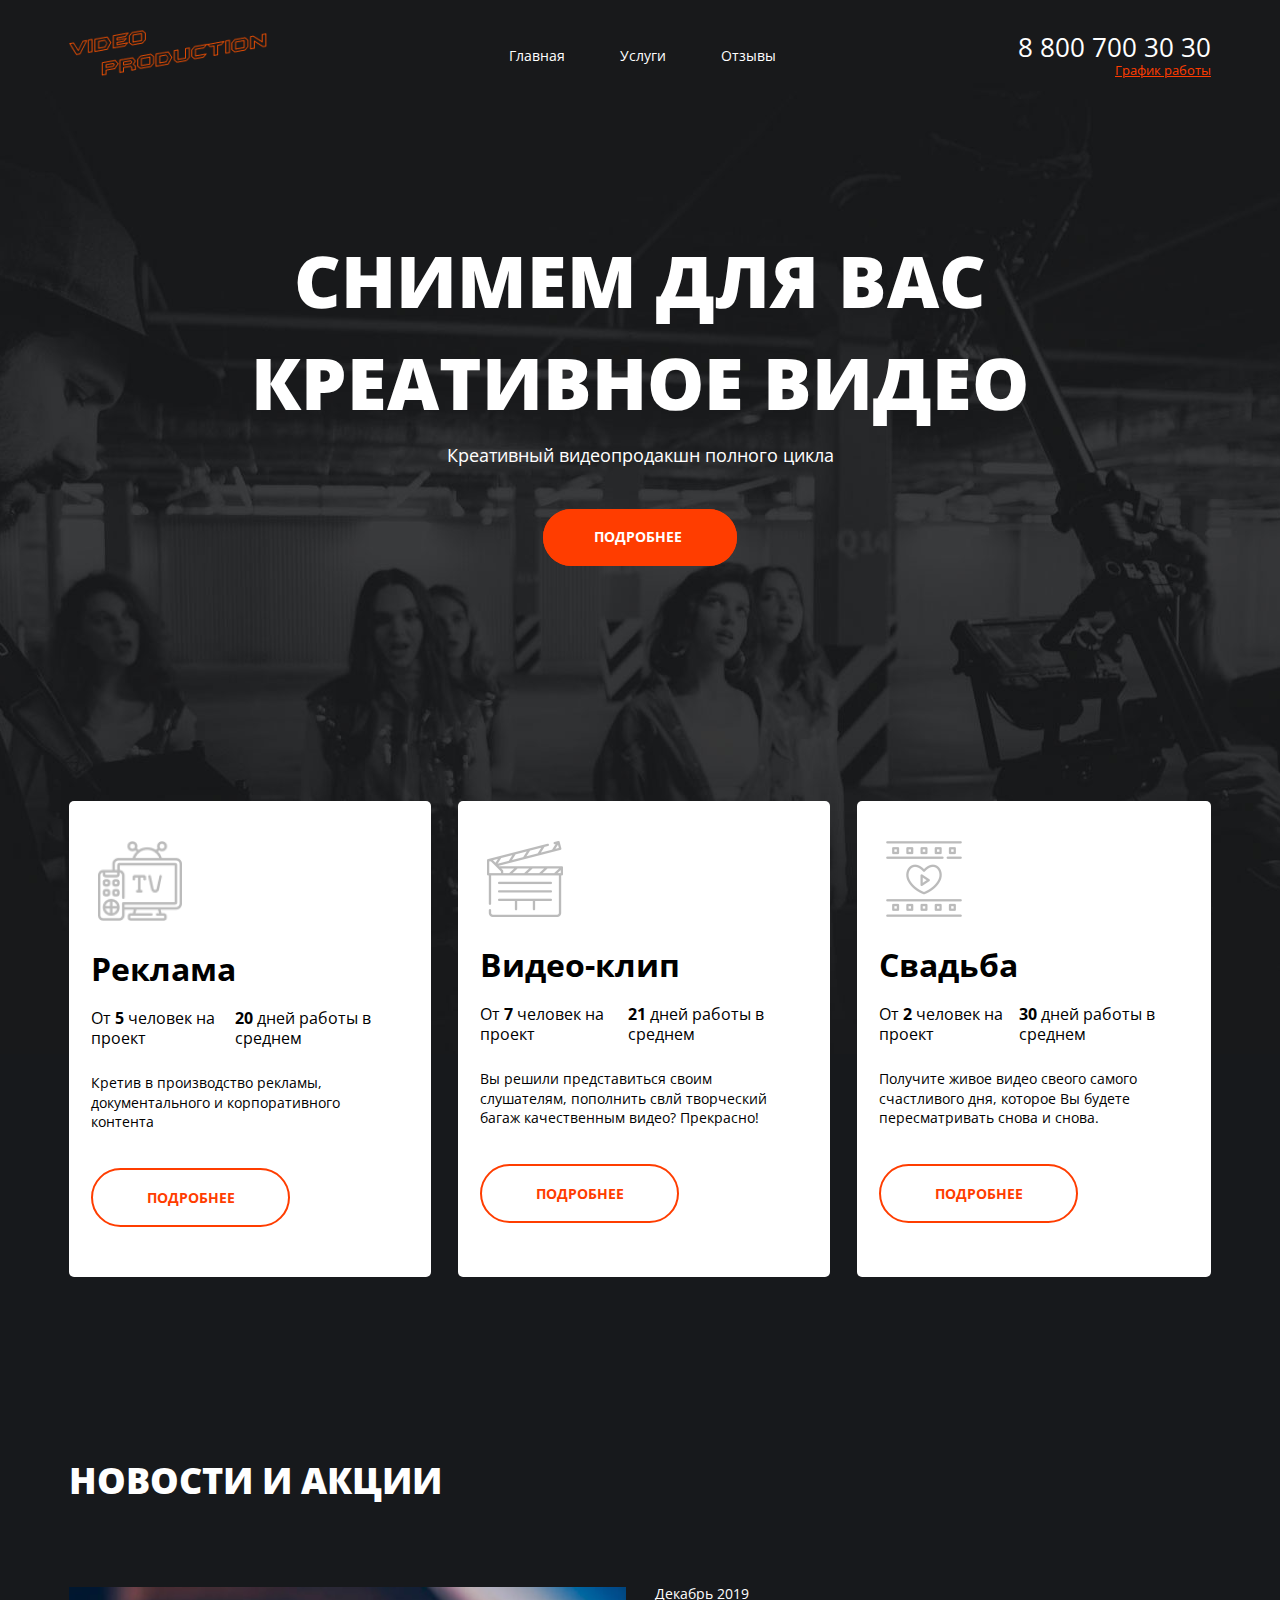
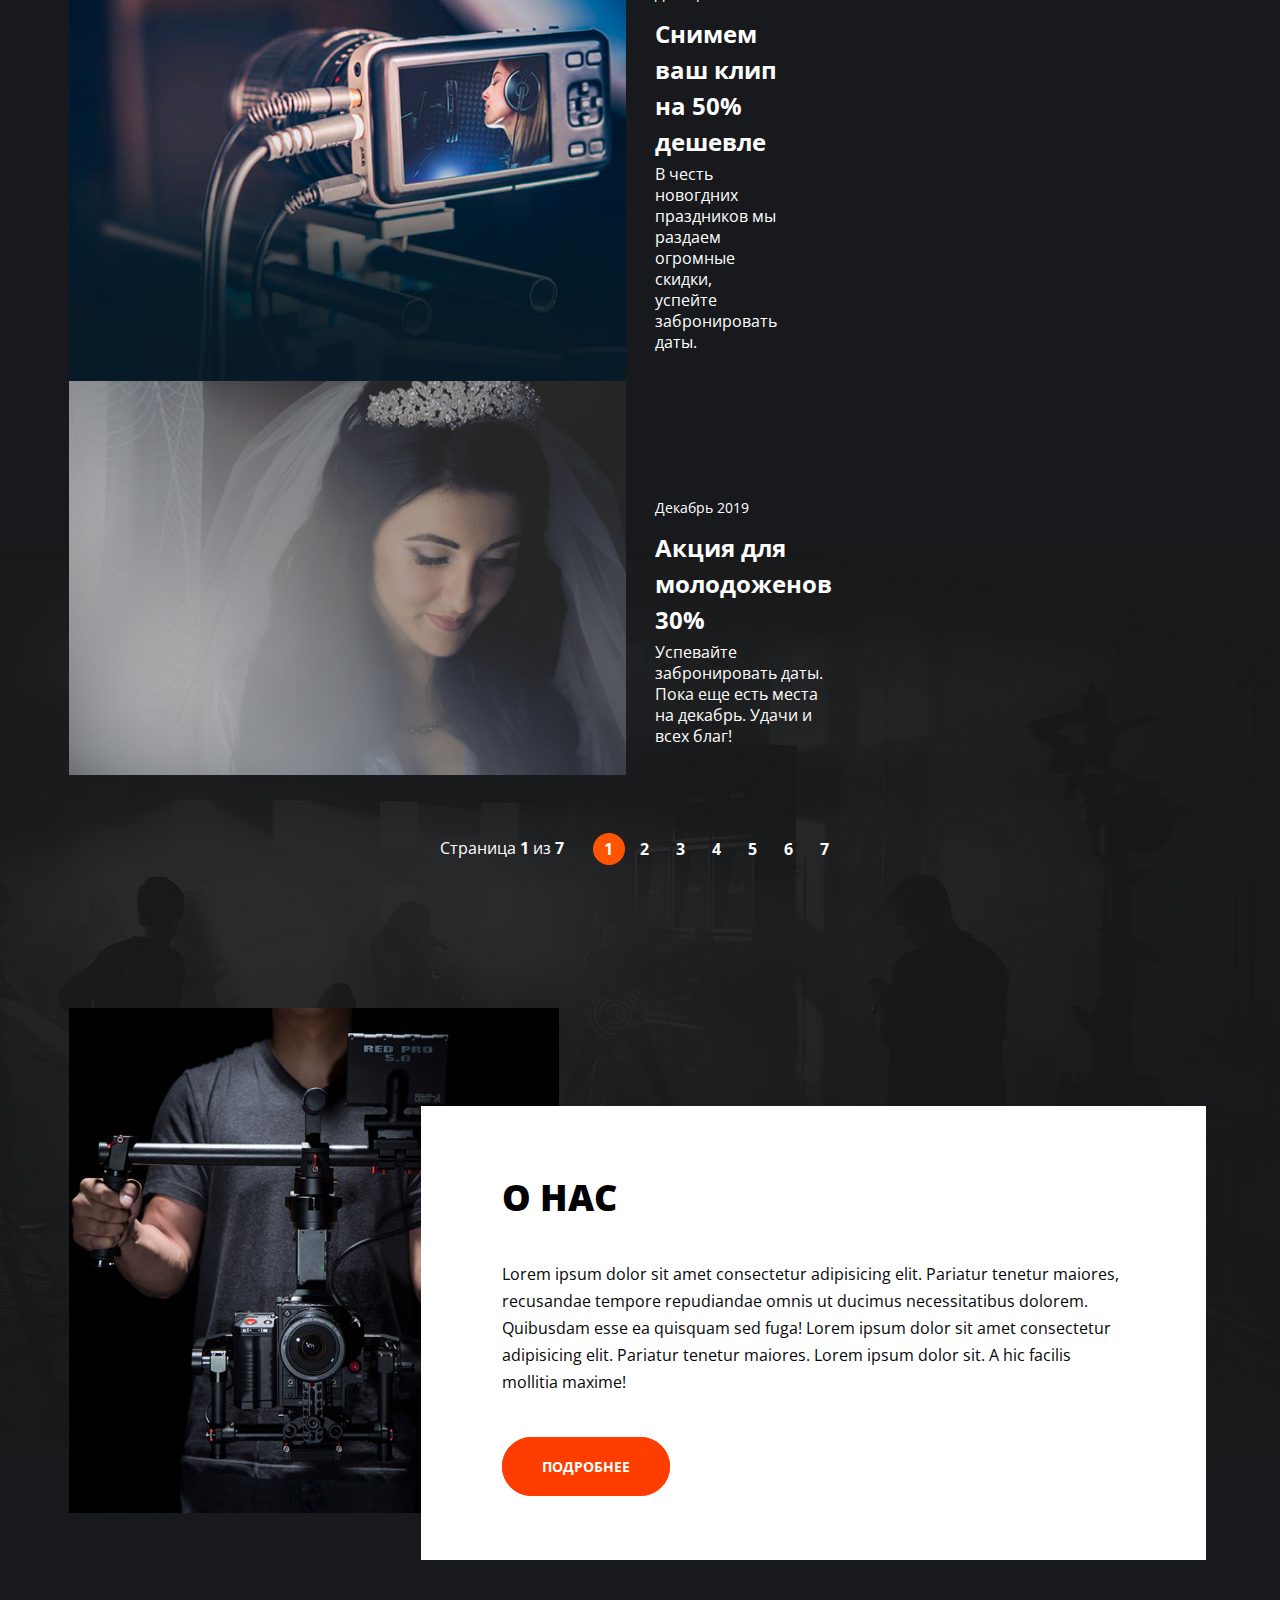
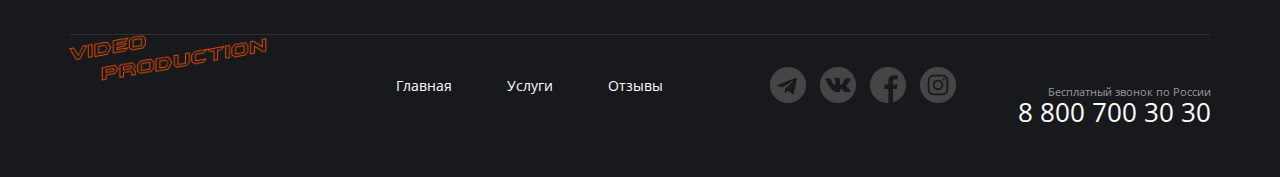
<file: index.html>
<!DOCTYPE html>
<html lang="en">

<head>
  <meta charset="UTF-8">
  <meta http-equiv="X-UA-Compatible" content="IE=edge">
  <meta name="viewport" content="width=device-width, initial-scale=1.0">
  <link rel="stylesheet" href="./normalize.css" class="rel">
  <link rel="stylesheet" href="./main.css">
  <title>The second task</title>
</head>

<body>

  <div class="wrapper main-page-wrapper">
    <section class="hero">
      <div class="container">
        <header class="header">

          <div class="header__col header__col--align--left">
            <a href="/" class="logo">
              <img src="./img/logo.png" alt="Logo" class="logo__img">
            </a>
          </div>

          <div class="header__col">
            <nav class="menu">
              <ul class="menu__list">
                <li class="menu__item menu__item--active"><a href="./" class="menu__link">Главная</a></li>
                <li class="menu__item"><a href="#" class="menu__link">Услуги</a></li>
                <li class="menu__item"><a href="#" class="menu__link">Отзывы</a></li>
              </ul>
            </nav>
          </div>

          <div class="header__col header__col--align--right">
            <address class="contacts">
              <a href="tel:+78007003030" class="contacts__phone">8 800 700 30 30</a>
              <div class="contacts__dropdown-title">График работы</div>
            </address>
          </div>
        </header>

        <div class="hero__content">
          <div class="hero__text-section">
            <h1 class="hero__title">СНИМЕМ ДЛЯ ВАС КРЕАТИВНОЕ ВИДЕО</h1>
            <h4 class="hero__description">Креативный видеопродакшн полного цикла</h4>
            <a href="#" class="btn-orange">Подробнее</a>
          </div>
        </div>
      </div>
    </section>

    <section class="section margin-service">
      <div class="container">
        <ul class="services__list">
          <li class="services__card service">
            <img src="./img/tv.png" alt="Pic" class="service__header-img">
            <div class="service__content">
              <div class="service__content-title">Реклама</div>
              <div class="content__blok">
                <div class="content__blok-option">
                  От <span>5</span> человек
                  на проект
                </div>
                <div class="content__blok-option">
                  <span>20</span> дней работы в среднем
                </div>
              </div>
              <div class="service__content-description">
                Кретив в производство рекламы,
                документального и корпоративного
                контента
              </div>
              <div class="service__button">
                <a href="#" class="btn">Подробнее</a>
              </div>
            </div>
          </li>
          <li class="service__card service">
            <img src="./img/clapper.png" alt="Pic" class="service__header-img">
            <div class="service__content">
              <div class="service__content-title">Видео-клип</div>
              <div class="content__blok">
                <div class="content__blok-option">
                  От <span>7</span> человек
                  на проект
                </div>
                <div class="content__blok-option">
                  <span>21</span> дней работы в среднем
                </div>
              </div>
              <div class="service__content-description">
                Вы решили представиться своим
                слушателям, пополнить свлй творческий
                багаж качественным видео? Прекрасно!
              </div>
              <div class="service__button">
                <a href="#" class="btn">Подробнее</a>
              </div>
            </div>
          </li>
          <li class="service__card service">
            <img src="./img/film.png" alt="Pic" class="service__header-img">
            <div class="service__content">
              <div class="service__content-title">Свадьба</div>
              <div class="content__blok">
                <div class="content__blok-option">
                  От <span>2</span> человек
                  на проект
                </div>
                <div class="content__blok-option">
                  <span>30</span> дней работы в среднем
                </div>
              </div>
              <div class="service__content-description">
                Получите живое видео свеого самого
                счастливого дня, которое Вы будете
                пересматривать снова и снова.
              </div>
              <div class="service__button">
                <a href="#" class="btn">Подробнее</a>
              </div>
            </div>
          </li>
        </ul>
      </div>

    </section>

    <section class="section">
      <div class="container">
        <h2 class="section__title">НОВОСТИ И АКЦИИ</h2>
        <ul class="news">
          <li class="news__item">
            <img src="./img/camera.png" alt="Pic" class="news__image">
            <div class="news__content">
              <div class="news__date">Декабрь 2019</div>
              <div class="news__subtitle">Снимем ваш клип на 50% дешевле</div>
              <div class="news__text">
                В честь новогдних праздников мы раздаем огромные скидки,
                успейте забронировать даты.
              </div>
            </div>
          </li>
          <li class="news__item">
            <img src="./img/wedding.png" alt="Pic" class="news__image">
            <div class="news__content">
              <div class="news__date">Декабрь 2019</div>
              <div class="news__subtitle">Акция для молодоженов 30%</div>
              <div class="news__text">
                Успевайте забронировать даты. Пока еще есть места на
                декабрь. Удачи и всех благ!
              </div>
            </div>
          </li>
        </ul>

        <div class="pager">
          <div class="pager__display">
            Страница <span class="pager__display-current">1</span> из
            <span class="pager__display-all">7</span>
          </div>
          <ul class="pager__list">
            <li class="pager__item pager__item--active">
              <a href="#" class="pager__link">1</a>
            </li>
            <li class="pager__item">
              <a href="#" class="pager__link">2</a>
            </li>
            <li class="pager__item">
              <a href="#" class="pager__link">3</a>
            </li>
            <li class="pager__item">
              <a href="#" class="pager__link">4</a>
            </li>
            <li class="pager__item">
              <a href="#" class="pager__link">5</a>
            </li>
            <li class="pager__item">
              <a href="#" class="pager__link">6</a>
            </li>
            <li class="pager__item">
              <a href="#" class="pager__link">7</a>
            </li>
          </ul>
        </div>
      </div>
    </section>

    <section class="section section-about">
      <div class="container">
        <div class="about">
          <div class="about__desc">
            <h2 class="about__title">О НАС</h2>
            <div class="about__desc-text">
              <p>
                Lorem ipsum dolor sit amet consectetur adipisicing elit. Pariatur tenetur maiores,
                recusandae tempore repudiandae omnis ut ducimus necessitatibus dolorem. Quibusdam esse ea quisquam sed
                fuga! Lorem ipsum dolor sit amet consectetur adipisicing elit. Pariatur tenetur maiores.
                Lorem ipsum dolor sit.
                A hic facilis mollitia maxime!
              </p>
            </div>
            <div class="services__button">
              <a href="#" class="btn-orange--small">Подробнее</a>
            </div>
          </div>
        </div>
      </div>
    </section>

<footer class="footer-container">
  <div class="container footer-container__content">
    <div class="footer">

      <a href="/" class="logo">
        <img src="./img/logo.png" alt="Logo" class="logo__img">
      </a>

      <nav class="menu-footer">
        <ul class="menu__list">
          <li class="menu__item menu__item--active"><a href="./" class="menu__link">Главная</a></li>
          <li class="menu__item"><a href="#" class="menu__link">Услуги</a></li>
          <li class="menu__item"><a href="#" class="menu__link">Отзывы</a></li>
        </ul>
      </nav>

      <div class="socials">
        <ul class="socials__list">
          <li class="socials__item socials__item--icon--telegram">
            <a href="#" class="socials__link"></a>
          </li>
          <li class="socials__item socials__item--icon--vk">
            <a href="#" class="socials__link"></a>
          </li>
          <li class="socials__item socials__item--icon--facebook">
            <a href="#" class="socials__link"></a>
          </li>
          <li class="socials__item socials__item--icon--instagram">
            <a href="#" class="socials__link"></a>
          </li>
        </ul>
      </div>

      <address class="contacts">
        <div class="contacts__des">Бесплатный звонок по России</div>
        <a href="tel:+78007003030" class="contacts__phone">8 800 700 30 30</a>
      </address>

    </div>
  </div>
</footer>

  </div>
</body>

</html>
</file>
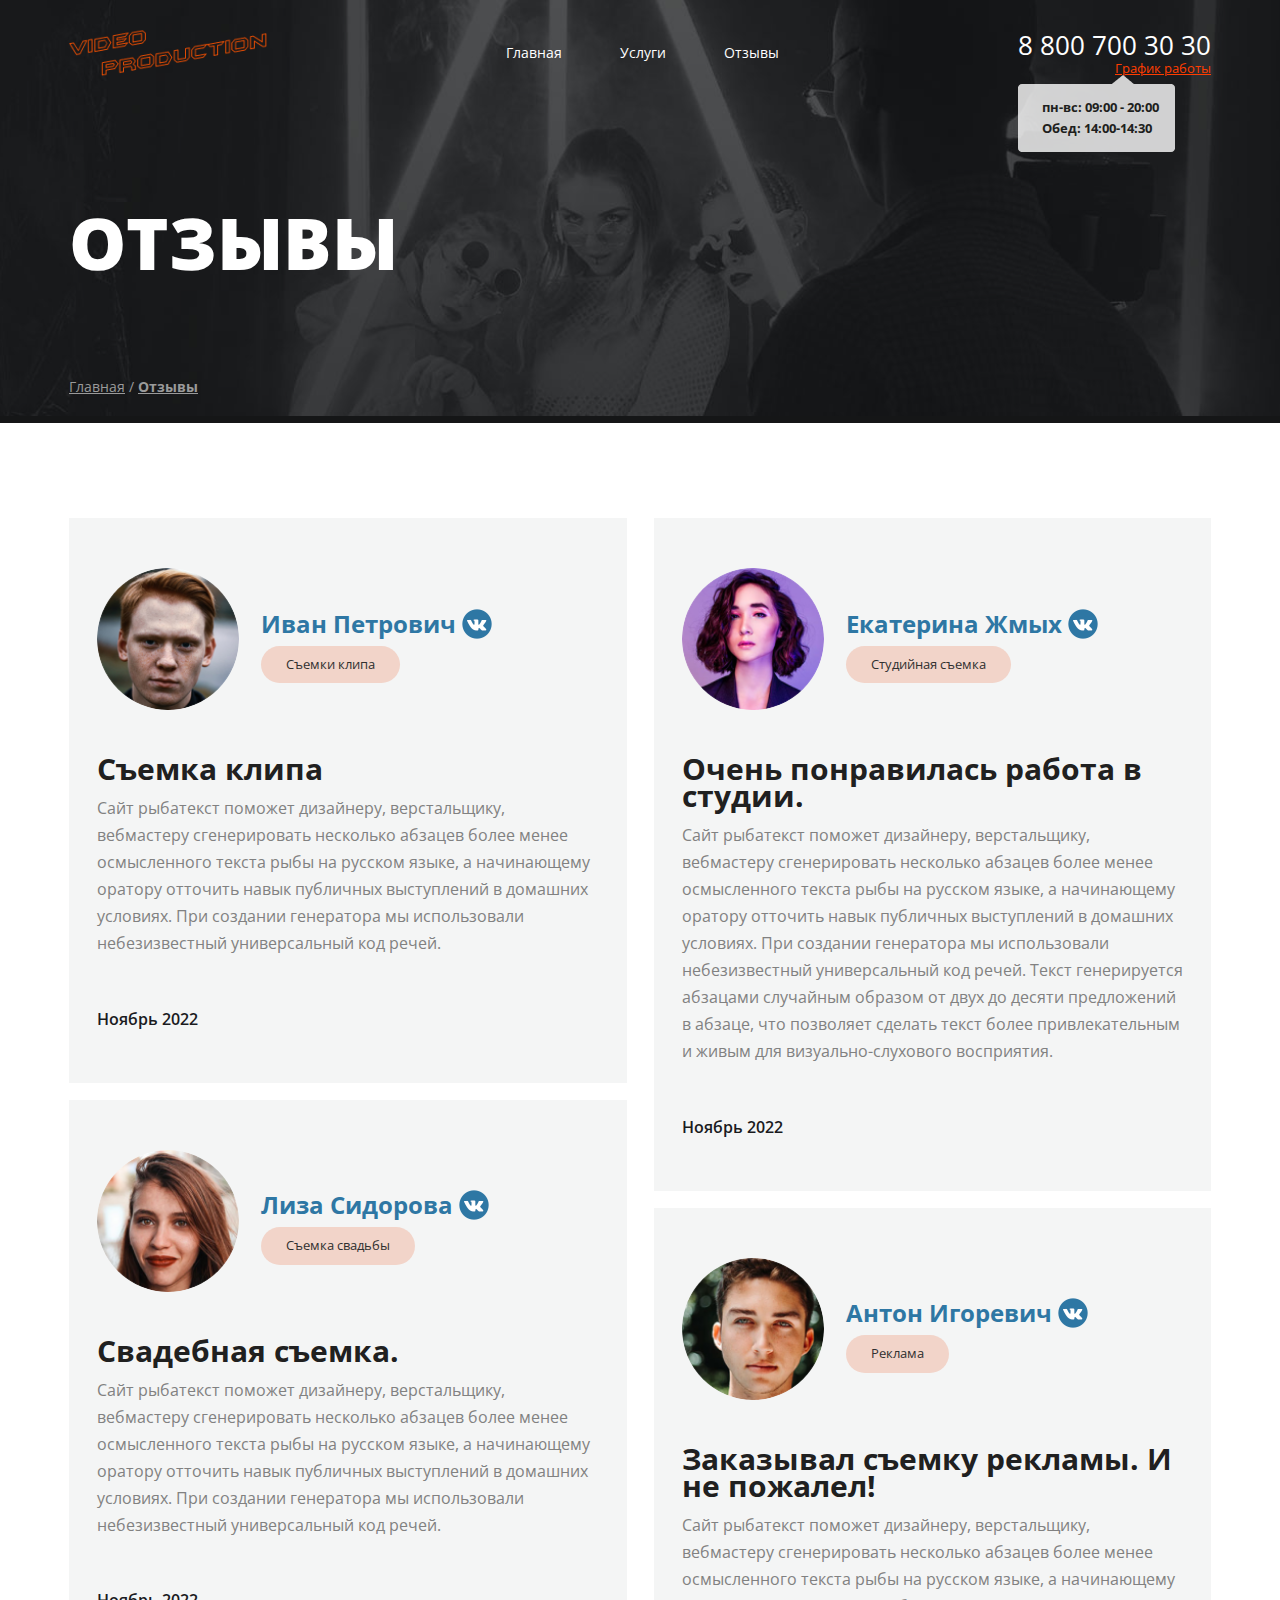
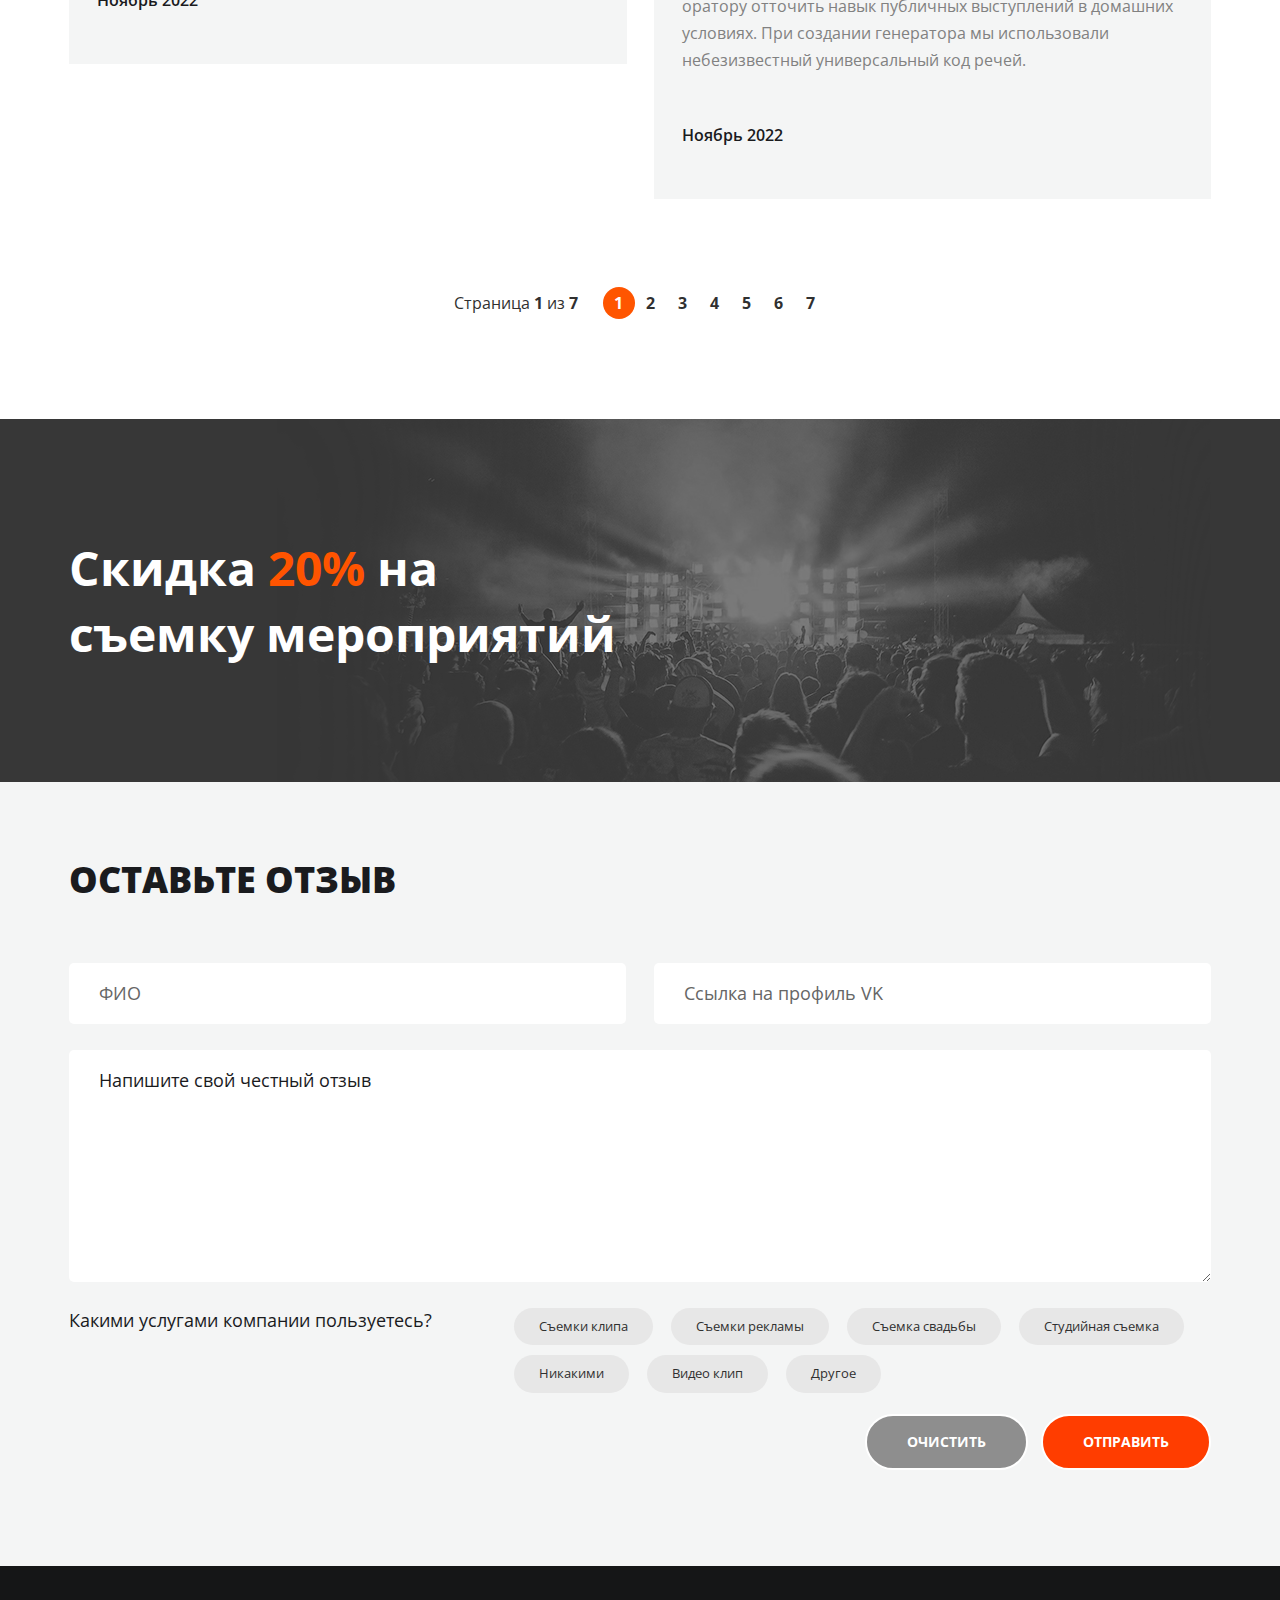
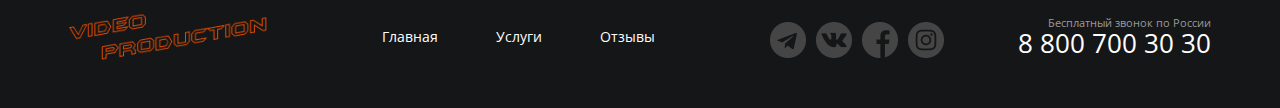
<file: reviews.html>
<!DOCTYPE html>
<html lang="en">

<head>
  <meta charset="UTF-8">
  <meta http-equiv="X-UA-Compatible" content="IE=edge">
  <meta name="viewport" content="width=device-width, initial-scale=1.0">
  <link rel="stylesheet" href="./normalize.css" class="rel">
  <link rel="stylesheet" href="./reviews.css">
  <title>Отзывы</title>
</head>

<body>
  <div class="wrapper">
    <section class="top-line">
      <div class="container top-line__container">
        <header class="header">

          <div class="header__col header__col--align--left">
            <a href="/" class="logo">
              <img src="./img/logo.png" alt="Logo" class="logo__img">
            </a>
          </div>

          <div class="header__col">
            <nav class="menu">
              <ul class="menu__list">
                <li class="menu__item menu__item--active"><a href="./" class="menu__link">Главная</a></li>
                <li class="menu__item"><a href="#" class="menu__link">Услуги</a></li>
                <li class="menu__item"><a href="#" class="menu__link">Отзывы</a></li>
              </ul>
            </nav>
          </div>

          <div class="header__col header__col--align--right">
            <address class="contacts">
              <a href="tel:+78007003030" class="contacts__phone">8 800 700 30 30</a>
              <div class="dropdown">
                <div class="dropdown-title">График работы</div>
                <div class="dropdown__menu">
                  <ul class="dropdown__list">
                    <li class="dropdown__item">пн-вс: 09:00 - 20:00</li>
                    <li class="dropdown__item dropdown__item--hours">Обед: 14:00-14:30</li>
                  </ul>
                </div>
              </div>
            </address>
          </div>
        </header>

        <h1 class="page-title">ОТЗЫВЫ</h1>

        <nav class="breadcrumbs">
          <ul class="breadcrumbs__list">
            <li class="breadcrumbs__item">
              <a href="./" class="breadcrumbs__link">Главная</a>
            </li>
            <li class="breadcrumbs__item breadcrumbs__item--active">
              <a href="./services.html" class="breadcrumbs__link">Отзывы</a>
            </li>
          </ul>
        </nav>
      </div>
    </section>

    <main class="page-content">
      <div class="container">
        <ul class="reviews">
          <li class="reviews__item review">
            <div class="review__header">
              <div class="review__photo">
                <div class="avatar">
                  <img src="./img/avatar/Эллипс.png" alt="UserAvatar" class="avatar__img">
                </div>
              </div>
              <div class="review__userdata">
                <a href="#" class="review__user">Иван Петрович</a>
                <ul class="review__tags">
                  <li class="review__tag-item tag tag--bg--color">Съемки клипа</li>
                </ul>
              </div>
            </div>
            <div class="review__content">
              <h3 class="review__title">Съемка клипа</h3>
              <div class="review__content-text">
                <p>Сайт рыбатекст поможет дизайнеру, верстальщику, вебмастеру сгенерировать несколько абзацев более
                  менее осмысленного текста рыбы на русском языке, а начинающему оратору отточить навык публичных
                  выступлений в домашних условиях. При создании генератора мы использовали небезизвестный универсальный
                  код речей.
                </p>
              </div>
              <time class="review__date">Ноябрь 2022</time>
            </div>
          </li>
          <li class="reviews__item review">
            <div class="review__header">
              <div class="review__photo">
                <div class="avatar">
                  <img src="./img/avatar/Эллипс(2).png" alt="UserAvatar" class="avatar__img">
                </div>
              </div>
              <div class="review__userdata">
                <a href="#" class="review__user">Лиза Сидорова</a>
                <ul class="review__tags">
                  <li class="review__tag-item tag tag--bg--color">Съемка свадьбы</li>
                </ul>
              </div>
            </div>
            <div class="review__content">
              <h3 class="review__title">Свадебная съемка.</h3>
              <div class="review__content-text">
                <p>Сайт рыбатекст поможет дизайнеру, верстальщику, вебмастеру сгенерировать несколько абзацев более
                  менее осмысленного текста рыбы на русском языке, а начинающему оратору отточить навык публичных
                  выступлений в домашних условиях. При создании генератора мы использовали небезизвестный универсальный
                  код речей.
                </p>
              </div>
              <time class="review__date">Ноябрь 2022</time>

            </div>
          </li>
          <li class="reviews__item review">
            <div class="review__header">
              <div class="review__photo">
                <div class="avatar">
                  <img src="./img/avatar/Эллипс(1).png" alt="UserAvatar" class="avatar__img">
                </div>
              </div>
              <div class="review__userdata">
                <a href="#" class="review__user">Екатерина Жмых</a>
                <ul class="review__tags">
                  <li class="review__tag-item tag tag--bg--color">Студийная съемка</li>
                </ul>
              </div>
            </div>
            <div class="review__content">
              <h3 class="review__title">Очень понравилась работа в студии.</h3>
              <div class="review__content-text">
                <p>Сайт рыбатекст поможет дизайнеру, верстальщику, вебмастеру сгенерировать несколько абзацев более
                  менее осмысленного текста рыбы на русском языке, а начинающему оратору отточить навык публичных
                  выступлений в домашних условиях. При создании генератора мы использовали небезизвестный универсальный
                  код речей. Текст генерируется абзацами случайным образом от двух до десяти предложений в абзаце, что
                  позволяет сделать текст более привлекательным и живым для визуально-слухового восприятия.
                </p>
              </div>
              <time class="review__date">Ноябрь 2022</time>

            </div>
          </li>
          <li class="reviews__item review">
            <div class="review__header">
              <div class="review__photo">
                <div class="avatar">
                  <img src="./img/avatar/Эллипс(3).png" alt="UserAvatar" class="avatar__img">
                </div>
              </div>
              <div class="review__userdata">
                <a href="#" class="review__user">Антон Игоревич</a>
                <ul class="review__tags">
                  <li class="review__tag-item tag tag--bg--color">Реклама</li>
                </ul>
              </div>
            </div>
            <div class="review__content">
              <h3 class="review__title">Заказывал съемку рекламы. И не пожалел!</h3>
              <div class="review__content-text">
                <p>Сайт рыбатекст поможет дизайнеру, верстальщику, вебмастеру сгенерировать несколько абзацев более
                  менее осмысленного текста рыбы на русском языке, а начинающему оратору отточить навык публичных
                  выступлений в домашних условиях. При создании генератора мы использовали небезизвестный универсальный
                  код речей.
                </p>
              </div>
              <time class="review__date">Ноябрь 2022</time>

            </div>
          </li>
          </ul>
        <div class="pager">
          <div class="pager__display">
            Страница <span class="pager__display-current">1</span> из
            <span class="pager__display-all">7</span>
          </div>
          <ul class="pager__list">
            <li class="pager__item pager__item--active">
              <a href="#" class="pager__link">1</a>
            </li>
            <li class="pager__item">
              <a href="#" class="pager__link">2</a>
            </li>
            <li class="pager__item">
              <a href="#" class="pager__link">3</a>
            </li>
            <li class="pager__item">
              <a href="#" class="pager__link">4</a>
            </li>
            <li class="pager__item">
              <a href="#" class="pager__link">5</a>
            </li>
            <li class="pager__item">
              <a href="#" class="pager__link">6</a>
            </li>
            <li class="pager__item">
              <a href="#" class="pager__link">7</a>
            </li>
          </ul>
        </div>
      </div>
    </main>

    <section class="separator">
      <div class="container">
        <div class="separator__content">
          <h2 class="separator__title">Скидка <span class="separator__title-span">20%</span> на съемку мероприятий</h2>
        </div>
      </div>
    </section>

    <section class="inner-section inner-section--bg--grey">
      <div class="container">
        <h2 class="inner-section__title">ОСТАВЬТЕ ОТЗЫВ</h2>
        <form class="form">
          <div class="form__row">
            <input type="text" placeholder="ФИО" class="form__input">
            <input type="text" placeholder="Ссылка на профиль VK" class="form__input">
          </div>
          <div class="form__row">
            <textarea name="" id="" cols="30" rows="10" class="form__input form__input--textarea">Напишите свой честный отзыв</textarea>
          </div>
          <div class="form__controls">
            <div class="form__controls-title">Какими услугами компании пользуетесь?</div>
            <ul class="controls">
              <li class="controls__item">
                <label class="controls__elem">
                  <input type="checkbox" class="controls__checkbox">
                  <div class="tag controls__tag">Съемки клипа</div>
                </label>
              </li>
              <li class="controls__item">
                <label class="controls__elem">
                  <input type="checkbox" class="controls__checkbox">
                  <div class="tag controls__tag">Съемки рекламы</div>
                </label>
              </li>
              <li class="controls__item">
                <label class="controls__elem">
                  <input type="checkbox" class="controls__checkbox">
                  <div class="tag controls__tag">Съемка свадьбы</div>
                </label>
              </li>
              <li class="controls__item">
                <label class="controls__elem">
                  <input type="checkbox" class="controls__checkbox">
                  <div class="tag controls__tag">Студийная съемка</div>
                </label>
              </li>
              <li class="controls__item">
                <label class="controls__elem">
                  <input type="checkbox" class="controls__checkbox">
                  <div class="tag controls__tag">Никакими</div>
                </label>
              </li>
              <li class="controls__item">
                <label class="controls__elem">
                  <input type="checkbox" class="controls__checkbox">
                  <div class="tag controls__tag">Видео клип</div>
                </label>
              </li>
              <li class="controls__item">
                <label class="controls__elem">
                  <input type="checkbox" class="controls__checkbox">
                  <div class="tag controls__tag">Другое</div>
                </label>
              </li>
            </ul>
          </div>
          <div class="forms__btns">
            <button type="reset" class="btn form__btn btn--color--grey">ОЧИСТИТЬ</button>
            <button type="submit" class="btn form__btn btn--color--orange">ОТПРАВИТЬ</button>
          </div>
        </form>
      </div>
    </section>

    <footer class="inner-footer">
      <div class="container">
        <div class="footer">

          <a href="/" class="logo">
            <img src="./img/logo.png" alt="Logo" class="logo__img">
          </a>

          <nav class="menu-footer">
            <ul class="menu__list">
              <li class="menu__item menu__item--active"><a href="./" class="menu__link">Главная</a></li>
              <li class="menu__item"><a href="#" class="menu__link">Услуги</a></li>
              <li class="menu__item"><a href="#" class="menu__link">Отзывы</a></li>
            </ul>
          </nav>

          <div class="footer__col footer__col--align--right">
            <ul class="socials">
              <li class="socials__item socials__item--icon--telegram">
                <a href="#" class="socials__link"></a>
              </li>
              <li class="socials__item socials__item--icon--vk">
                <a href="#" class="socials__link"></a>
              </li>
              <li class="socials__item socials__item--icon--facebook">
                <a href="#" class="socials__link"></a>
              </li>
              <li class="socials__item socials__item--icon--instagram">
                <a href="#" class="socials__link"></a>
              </li>
            </ul>

            <address class="contacts">
              <div class="contacts__des">Бесплатный звонок по России</div>
              <a href="tel:+78007003030" class="contacts__phone">8 800 700 30 30</a>
            </address>

          </div>
        </div>
    </footer>

  </div>
</body>

</html>
</file>
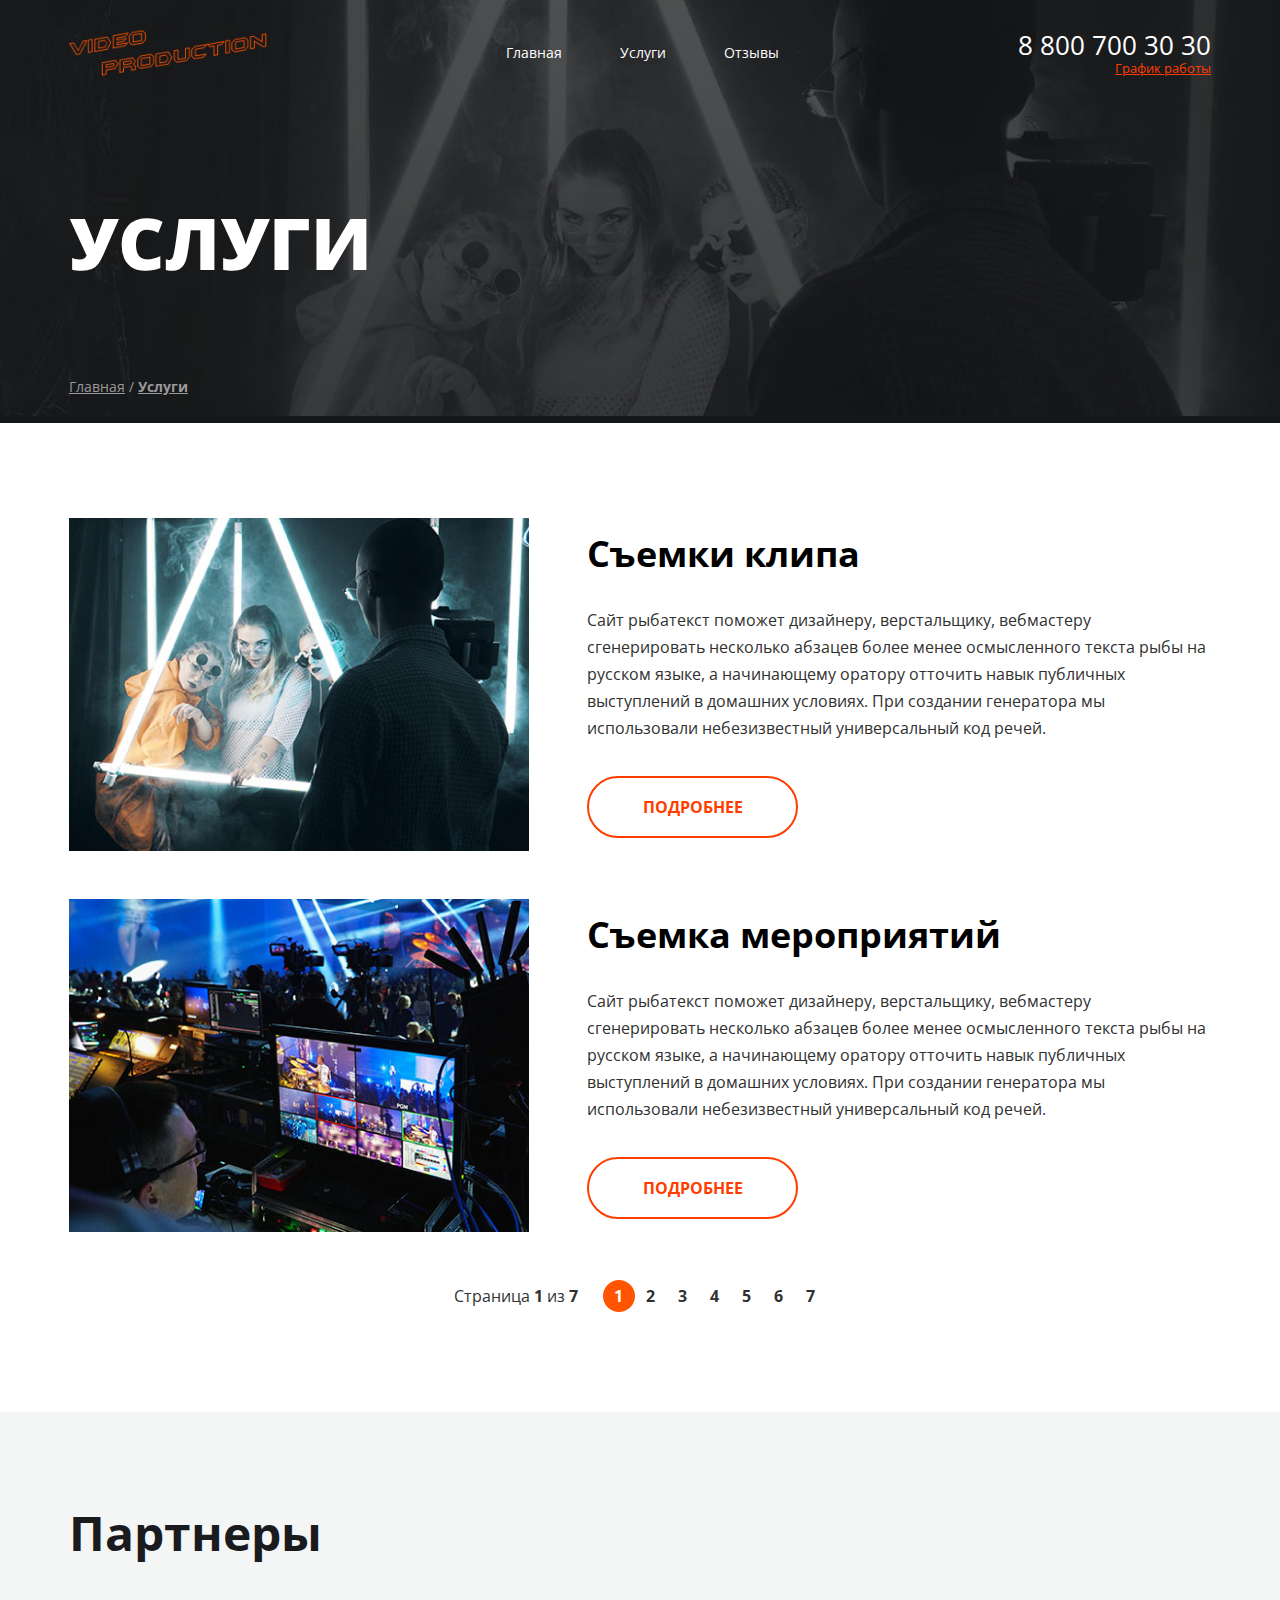
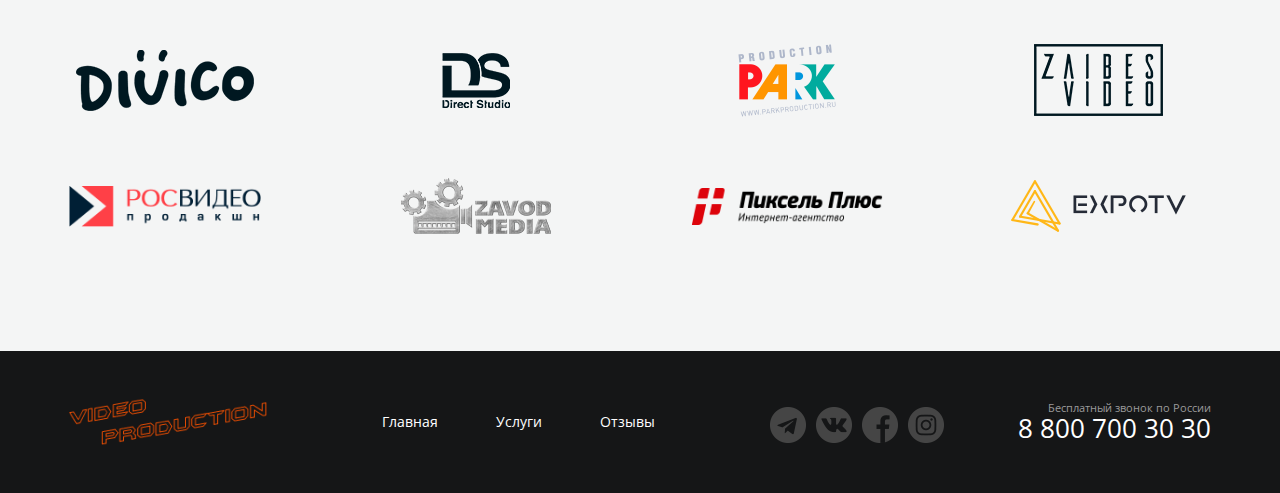
<file: services.html>
<!DOCTYPE html>
<html lang="en">

<head>
  <meta charset="UTF-8">
  <meta http-equiv="X-UA-Compatible" content="IE=edge">
  <meta name="viewport" content="width=device-width, initial-scale=1.0">
  <link rel="stylesheet" href="./normalize.css" class="rel">
  <link rel="stylesheet" href="./services.css">
  <title>Услуги</title>
</head>

<body>
  <div class="wrapper">
    <section class="top-line">
      <div class="container top-line__container">
        <header class="header">

          <div class="header__col header__col--align--left">
            <a href="/" class="logo">
              <img src="./img/logo.png" alt="Logo" class="logo__img">
            </a>
          </div>

          <div class="header__col">
            <nav class="menu">
              <ul class="menu__list">
                <li class="menu__item menu__item--active"><a href="./" class="menu__link">Главная</a></li>
                <li class="menu__item"><a href="#" class="menu__link">Услуги</a></li>
                <li class="menu__item"><a href="#" class="menu__link">Отзывы</a></li>
              </ul>
            </nav>
          </div>

          <div class="header__col header__col--align--right">
            <address class="contacts">
              <a href="tel:+78007003030" class="contacts__phone">8 800 700 30 30</a>
              <div class="contacts__dropdown-title">График работы</div>
            </address>
          </div>
        </header>

        <h1 class="page-title">УСЛУГИ</h1>

        <nav class="breadcrumbs">
          <ul class="breadcrumbs__list">
            <li class="breadcrumbs__item">
              <a href="./" class="breadcrumbs__link">Главная</a>
            </li>
            <li class="breadcrumbs__item breadcrumbs__item--active">
              <a href="./services.html" class="breadcrumbs__link">Услуги</a>
            </li>
          </ul>
        </nav>
      </div>
    </section>

    <main class="page-content">
      <div class="container">
        <ul class="services">
          <li class="services__item service">
            <div class="service__img">
              <img src="./img/girls.png" alt="Girls" class="service__img-elem">
            </div>
            <div class="service__content">
              <h2 class="service__title">Съемки клипа</h2>
              <div class="service__desc">
                <p>
                  Сайт рыбатекст поможет дизайнеру, верстальщику, вебмастеру сгенерировать несколько абзацев более менее
                  осмысленного текста рыбы на русском языке, а начинающему оратору отточить навык публичных выступлений
                  в домашних условиях. При создании генератора мы использовали небезизвестный универсальный код речей.
                </p>
              </div>

              <a href="#" class="btn">Подробнее</a>
            </div>
          </li>
          <li class="services__item service">
            <div class="service__img">
              <img src="./img/engineer.png" alt="engineer" class="service__img-elem">
            </div>
            <div class="service__content">
              <h2 class="service__title">Съемка мероприятий</h2>
              <div class="service__desc">
                <p>
                  Сайт рыбатекст поможет дизайнеру, верстальщику, вебмастеру сгенерировать несколько абзацев более менее
                  осмысленного текста рыбы на русском языке, а начинающему оратору отточить навык публичных выступлений
                  в домашних условиях. При создании генератора мы использовали небезизвестный универсальный код речей.
                </p>
              </div>
              <a href="#" class="btn">Подробнее</a>
            </div>
          </li>
        </ul>

        <div class="pager">
          <div class="pager__display">
            Страница <span class="pager__display-current">1</span> из
            <span class="pager__display-all">7</span>
          </div>
          <ul class="pager__list">
            <li class="pager__item pager__item--active">
              <a href="#" class="pager__link">1</a>
            </li>
            <li class="pager__item">
              <a href="#" class="pager__link">2</a>
            </li>
            <li class="pager__item">
              <a href="#" class="pager__link">3</a>
            </li>
            <li class="pager__item">
              <a href="#" class="pager__link">4</a>
            </li>
            <li class="pager__item">
              <a href="#" class="pager__link">5</a>
            </li>
            <li class="pager__item">
              <a href="#" class="pager__link">6</a>
            </li>
            <li class="pager__item">
              <a href="#" class="pager__link">7</a>
            </li>
          </ul>
        </div>

      </div>
    </main>

    <section class="inner-section inner-section--bg--grey">
      <div class="container">
        <h2 class="inner-section__title">Партнеры</h2>
        <ul class="partners">
          <li class="partners__item">
            <a href="#" class="partners__link">
              <img src="./img/partners/divico.png" alt="Divico">
            </a>
          </li>
          <li class="partners__item">
            <a href="#" class="partners__link">
              <img src="./img/partners/ds.png" alt="Direct Sound">
            </a>
          </li>
          <li class="partners__item">
            <a href="#" class="partners__link">
              <img src="./img/partners/park.png" alt="Park">
            </a>
          </li>
          <li class="partners__item">
            <a href="#" class="partners__link">
              <img src="./img/partners/zvibes.png" alt="Zaibes">
            </a>
          </li>
          <li class="partners__item">
            <a href="#" class="partners__link">
              <img src="./img/partners/rosvideo.png" alt="Rosvideo">
            </a>
          </li>
          <li class="partners__item">
            <a href="#" class="partners__link">
              <img src="./img/partners/zavod.png" alt="Zavod">
            </a>
          </li>
          <li class="partners__item">
            <a href="#" class="partners__link">
              <img src="./img/partners/pixel.png" alt="Pixel">
            </a>
          </li>
          <li class="partners__item">
            <a href="#" class="partners__link">
              <img src="./img/partners/expotv.png" alt="ExpoTV">
            </a>
          </li>
        </ul>
      </div>
    </section>

    <footer class="inner-footer">
      <div class="container">
        <div class="footer">

          <a href="/" class="logo">
            <img src="./img/logo.png" alt="Logo" class="logo__img">
          </a>

          <nav class="menu-footer">
            <ul class="menu__list">
              <li class="menu__item menu__item--active"><a href="./" class="menu__link">Главная</a></li>
              <li class="menu__item"><a href="#" class="menu__link">Услуги</a></li>
              <li class="menu__item"><a href="#" class="menu__link">Отзывы</a></li>
            </ul>
          </nav>

        <div class="footer__col footer__col--align--right">
          <ul class="socials">
            <li class="socials__item socials__item--icon--telegram">
              <a href="#" class="socials__link"></a>
            </li>
            <li class="socials__item socials__item--icon--vk">
              <a href="#" class="socials__link"></a>
            </li>
            <li class="socials__item socials__item--icon--facebook">
              <a href="#" class="socials__link"></a>
            </li>
            <li class="socials__item socials__item--icon--instagram">
              <a href="#" class="socials__link"></a>
            </li>
          </ul>

          <address class="contacts">
            <div class="contacts__des">Бесплатный звонок по России</div>
            <a href="tel:+78007003030" class="contacts__phone">8 800 700 30 30</a>
          </address>

        </div>
      </div>
    </footer>

  </div>
</body>

</html>
</file>
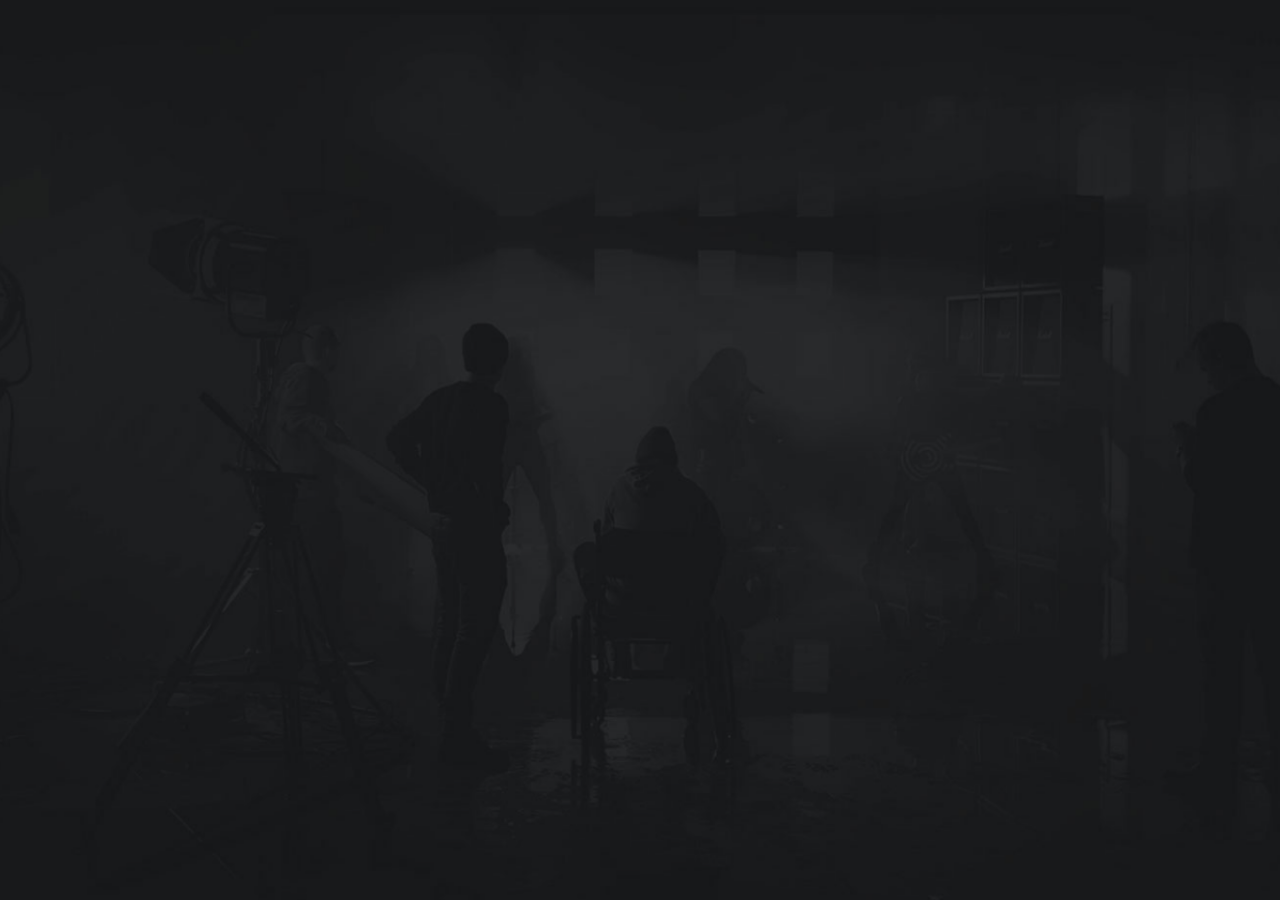
<file: welcome.html>
<!DOCTYPE html>
<html lang="en">

<head>
  <meta charset="UTF-8">
  <meta http-equiv="X-UA-Compatible" content="IE=edge">
  <meta name="viewport" content="width=device-width, initial-scale=1.0">
  <link rel="stylesheet" href="./normalize.css" class="rel">
  <link rel="stylesheet" href="./welcome.css">
  <title>Welcome</title>
</head>

<body>
<div class="welcome">
  <div class="welcome__container">
    <div class="central">
      <img src="./img/logo_welcome.png" alt="Welcome logo" class="central__logo">
      <a href="/" class="btn btn--color--orange">ВОЙТИ</a>
    </div>
  </div>
</div>

</body>

</html>
</file>
<file: main.css>
@import url('https://fonts.googleapis.com/css2?family=Open+Sans:wght@300;400;700;800&display=swap');

body {
    font-family: 'Open Sans', sans-serif;
    font-size: 14px;
    line-height: 1.42;
    font-weight: 400;
    -webkit-font-smoothing: antialiased;
    -moz-osx-font-smoothing: grayscale;
    background: #17191C;
    color: #FFFFFF;
    margin: 0;
}

a {
    color: inherit;
}

.header {
    padding-top: 30px;
    margin-bottom: 148px;
    display: flex;
    justify-content: space-between;
    align-items: center;
}

.header__col {
    display: flex;
    align-items: center;
}

.header__col--align--right {
    justify-content: flex-end;
}

.header__col--align--left {
    justify-content: flex-start;
}

.logo {
    display: block;
   
    
}

ul {
    padding: 0;
    margin: 0;
}

ul li {
    list-style: none;
    vertical-align: top;
}

li:last-child {
    margin-right: 0;
}

h1, h2, h3, h4, h5, h6 {
    margin: 0;
    font-weight: normal;
}

p {
    margin-top: 0;
}

span {
    font-weight: bold;
}

* {
    box-sizing: border-box;
}

.main-page-wrapper {
    background: url("./img/hero.png") center top no-repeat, url("./img/bottom-pic.png") right bottom 307px no-repeat;
}

.container {
    margin: 0 auto;
    width: 1142px;
}

.menu {
   
    
}

.menu-footer {
    position: absolute;
    top: 40px;
    left: 327px;
}

.menu__item {
    display: inline-block;
    vertical-align: middle;
    margin-right: 51px;
}

.menu__item:last-child {
    margin-right: 0;
}

.menu__item .menu__item--active {
    color:#DA0100;
}
.menu__link {
    font-size: 14px;
    text-decoration: none;
}

.menu__link:hover {
    color:#DA0100;
}

.contacts {
   
    
    font-style: normal;
    text-align: right;
    line-height: 1.1;
}

.contacts__des {
    color: #9A9A9A;
    font-size: 11px;
}

.contacts__phone {
    text-decoration: 0;
    font-size: 26px;
}

.contacts__dropdown-title {
    font-size: 13px;
    margin-top: 1px;
    text-decoration-line: underline;
    color: #FF3D00;
}

.hero__text-section {
    width: 100%;
    text-align: center;
}

.hero__title {
    font-size: 72px;
    font-weight: 800;
    margin-bottom: 10px;
}

.hero__description {
    font-size: 18px;
    margin-bottom: 43.5px;
    font-weight: 400;
    margin-bottom: 58px;
}

.btn {
    background: #FFFFFF;
    border: 2px solid #FF3D00;
    border-radius: 35px;
    padding: 18px 53px 18px 54px;
    color: #FF3D00;
    font-weight: 700;
    text-transform: uppercase;
    text-decoration:none;
}

.btn-orange {
    background: #FF3D00;
    border: 2px solid #FF3D00;
    border-radius: 35px;
    padding: 16px 53px 18px 49px;
    color: #FFFFFF;
    font-weight: 700;
    text-transform: uppercase;
    text-decoration:none;
}

.btn-orange--small {
    background: #FF3D00;
    border: 2px solid #FF3D00;
    border-radius: 35px;
    padding: 18px 38px 18px 38px;
    color: #FFFFFF;
    font-weight: 700;
    text-transform: uppercase;
    text-decoration:none;
}

.btn-orange:hover {
    color: #FFFFFF;
    background: #ff3c00ee;
}


.btn:hover {
    color: #FFFFFF;
    background: #FF3D00;
}

.section {
    margin-bottom: 143px;
}

.section-about {
    margin-bottom: 74px;
}

.service {

    min-height: 476px;
    background: #FFFFFF;
    border-radius: 5px;
    margin-right: 27px;
}

.services__list {
    display: flex;
    justify-content: space-between;
}

.services__card {
    width: calc(100% / 3 - 18px);
}

.services__card:last-child {
    margin-right: 0px;
}

.service__header-img {
    padding: 40px 249px 21px 29px;
}

.service__content {
    color: #000000;
    padding: 0px 34px 35px 22px;
}

.service__content-title {
    font-weight: 700;
    font-size: 32px;
    line-height: 44px;
    margin-bottom: 17px;
}

.content__blok {
    display: flex;
    justify-content: space-between;
}

.content__blok:last-child {
    margin-right: 0;
}

.content__blok-option {
    font-size: 16px;
    line-height: 125%;
    margin-bottom: 25px;
}

.service__content-description {
    font-size: 14px;
    margin-bottom: 56px;
}

.news__item {
    width: 557px;
    display: flex;
    align-items: flex-end;
    position: relative;
    margin-right: 20px;
}

.news__image {
    display: block;
    width: 100%;
    height: 100%;
    object-fit: cover;
}

.news__content {
    padding: 28px 29px;
    min-height: 121px;
}

.section__title {
    font-weight: 800;
    font-size: 36px;
    line-height: 49px;
    margin-bottom: 50px;
}

.margin-service {
    margin-bottom: 179px;
    margin-top: 254px;
}

.news__date {
    line-height: 21px;
    font-weight: 400;
    margin-bottom: 12.5px;
}

.news__subtitle {
    font-weight: 700;
    font-size: 24px;
    line-height: 36px;
    margin-bottom: 4px;
}

.news__text {
    font-weight: 400;
    font-size: 16px;
    line-height: 21px;
}

.news {
    margin-bottom: 57.5px;
}

.pager {
    text-align: center;
}

.pager__display {
    margin-right: 25px;
    display: inline-block;
    vertical-align: middle;
    font-size: 16px;
}

.pager__list {
    display: inline-block;
    vertical-align: middle;
    font-weight: 700;
    line-height: 21px;
    font-size: 16px;
}

.pager__item {
    display: inline-block;
    vertical-align: middle;
}

.pager__item--active {
    background: #FF5500;
    border-radius: 50%;
}

.pager__link {
    display: block;
    width: 32px;
    height: 32px;
    border-radius: 50%;
    position: relative;
    text-decoration: none;
    line-height: 32px;
}

.about:before {
    content: "";
    display: inline-block;
    vertical-align: top;
    width: 490px;
    height: 505px;
    background: url("./img/cameraman.png") center center / cover no-repeat;
}

.about__desc {
    display: inline-block;
    vertical-align: top;
    width: 785px;
    background: #FFFFFF;
    padding: 67px 81px 83px 81px;
    margin-left: -142px;
    margin-top: 98px;
}

.about__title {
    font-weight: 800;
    font-size: 36px;
    line-height: 49px;
    color: #000000;
    margin-bottom: 39px;
}

.about__desc-text {
    font-size: 16px;
    line-height: 27px;
    color: #060606;
    margin-bottom: 61px;
}

.about__desc-text p {
    margin-bottom: 20px;
}

.about__desc-text p:last-child {
    margin-bottom: 0;
}

.footer-container__content {
    border-top: 1px solid #2e3033;
}

.footer {
    height: 142px;
    position: relative;
}

.socials {
    position: absolute;
    top: 32px;
    right: 255px;
}

.socials__item {
    display: inline-block;
    vertical-align: middle;
    margin-right: 10px;
}

.socials__item:last-child {
    margin-right: 0;
}

.socials__link {
    display: block;
    text-decoration: none;
    width: 36px;
    height: 36px;
    background: center center no-repeat;
}

.socials__item--icon--telegram .socials__link {
    background: url("./img/telegram.png");
}

.socials__item--icon--vk .socials__link {
    background: url("./img/vk.png");
}

.socials__item--icon--facebook .socials__link {
    background: url("./img/f.png");
}

.socials__item--icon--instagram .socials__link {
    background: url("./img/in.png");
}


/* services page */

.top-line__container {
    flex: 1;
    display: flex;
    flex-direction: column;
    justify-content: space-between;
    margin: 0 auto;
    width: 1142px;
}

.top-line {
    display: flex;
    flex-direction: column;
    min-height: 416px;
    padding-bottom: 21.5px;
    background: #0000 url("./img/top-line.png") right 15% top no-repeat;
}

.page-title {
    font-weight: 800;
    font-size: 72px;
    line-height: 98.05px;
    color: #FFFFFF;
}

.breadcrumbs__list {
    display: flex;
    align-items: center;
}

.breadcrumbs__link {
    color: #9A9A9A;
    line-height: 19.07px;
}

.breadcrumbs__item {
    display: flex;
    align-items: center;
}

.breadcrumbs__item--active .breadcrumbs__link {
    font-weight: 700;
}

.breadcrumbs__item:after {
    content: "/";
    color: #9A9A9A;
}

.breadcrumbs__item:last-child:after {
    display: none;
}
</file>
<file: reviews.css>
@import url('https://fonts.googleapis.com/css2?family=Open+Sans:wght@300;400;700;800&display=swap');

body {
    font-family: 'Open Sans', sans-serif;
    font-size: 14px;
    line-height: 1.42;
    font-weight: 400;
    -webkit-font-smoothing: antialiased;
    -moz-osx-font-smoothing: grayscale;
    background: #151617;
    color: #FFFFFF;
    margin: 0;
}

a {
    color: inherit;
}

button {
    background: transparent;
    border: none;
    cursor: pointer;
}

.header {
    padding-top: 30px;
    margin-bottom: 31px;
    display: flex;
    justify-content: space-between;
    align-items: center;
}

.header__col {
    display: flex;
    align-items: center;
}

.header__col--align--right {
    justify-content: flex-end;
}

.header__col--align--left {
    justify-content: flex-start;
}

.logo {
    display: block;
   
    
}

ul {
    padding: 0;
    margin: 0;
}

ul li {
    list-style: none;
    vertical-align: top;
} 

/* li:last-child {
    margin-right: 0;
}  */

h1, h2, h3, h4, h5, h6 {
    margin: 0;
    font-weight: normal;
}

p {
    margin-top: 0;
}

span {
    font-weight: bold;
}

* {
    box-sizing: border-box;
}

img {
  display: block;
  max-width: 100%;
}

.container {
    margin: 0 auto;
    width: 1142px;
}

.menu__item {
  display: inline-flex;
  justify-content: center;
  margin-right: 54px;
}

.menu__item:last-child {
    margin-right: 0;
}

.menu__item .menu__item--active {
    color:#DA0100;
}
.menu__link {
    font-size: 14px;
    text-decoration: none;
}

.menu__link:hover {
    color:#DA0100;
}

.contacts {
    display: inline-block;
    position: relative;
    font-style: normal;
    text-align: right;
    line-height: 1.1;
}

.contacts__des {
    color: #9A9A9A;
    font-size: 11px;
}

.contacts__phone {
    text-decoration: 0;
    font-size: 26px;
}

.dropdown {
    position: relative;
}

.dropdown-title {
    font-size: 13px;
    margin-top: 1px;
    text-decoration-line: underline;
    color: #FF3D00;
}

.dropdown__menu {
    content: "";
    position: absolute;
    width: 160px;
    height: 80px;
    top: 100%;
    background: url("./img/upper.png") no-repeat;
    /* display: none; */
}

.dropdown__list {
    display: inline-block;
    position: relative;
    margin-right: 19px;
    margin-top: 22px;
    text-align: left;
}

.dropdown__item {
    font-weight: 700;
    font-size: 13px;
    line-height: 21px;
    color: #1E1F20;
}

.dropdown__item .dropdown__item--hours {
    font-weight: 600;
}

.dropdown-title:hover .dropdown__menu {
    display: block;
}

.btn {
    background: #FFFFFF;
    border: 2px solid #FF3D00;
    border-radius: 35px;
    padding: 18px 40px 18px 40px;
    color: #FF3D00;
    font-weight: 700;
    text-transform: uppercase;
    text-decoration:none;
}

.btn--color--grey {
    background: #8E8E8E;
    color: #FFFFFF;
    border: 2px solid;
}

.btn--color--orange {
    background: #FF3D00;
    color: #FFFFFF;
    border: 2px solid;
}

.btn-orange {
    background: #FF3D00;
    border: 2px solid #FF3D00;
    border-radius: 35px;
    padding: 16px 53px 18px 49px;
    color: #FFFFFF;
    font-weight: 700;
    text-transform: uppercase;
    text-decoration:none;
}

.forms__btns {
    display: flex;
    justify-content: flex-end;
}

.form__btn {
    margin-right: 13px;
}

.form__btn:last-child {
    margin-right: 0px;
}

.btn-orange--small {
    background: #FF3D00;
    border: 2px solid #FF3D00;
    border-radius: 35px;
    padding: 18px 38px 18px 38px;
    color: #FFFFFF;
    font-weight: 700;
    text-transform: uppercase;
    text-decoration:none;
}

.btn-orange:hover {
    color: #FFFFFF;
    background: #ff3c00ee;
}


.btn:hover {
    color: #FFFFFF;
    background: #FF3D00;
}

.section {
    margin-bottom: 143px;
}

.pager {
  display: flex;
  justify-content: center;
  align-items: center;
}

.pager__display {
    margin-right: 25px;
}

.pager__list {
    display: inline-flex;
    justify-content: center;
    font-weight: 700;
    line-height: 21px;
    font-size: 16px;
}

.pager__item--active {
    background: #FF5500;
    border-radius: 50%;
    color: #FFFFFF;
}

.pager__link {
    display: flex;
    justify-content: center;
    width: 32px;
    height: 32px;
    border-radius: 50%;
    text-decoration: none;
    line-height: 32px;
}

.footer-container__content {
    border-top: 1px solid #2e3033;
}

.footer {
    position: relative;
    height: 142px;
    display: flex;
    align-items: center;
    justify-content: space-between;
}

.footer__col {
  display: flex;
  align-items: center;
}

.footer__col--align--right {
  align-items: flex-end;
}

.socials {
  margin-right: 74px;
}

.socials__item {
    display: inline-flex;
    align-items: center;
    margin-right: 6px;
}

.socials__item:last-child {
    margin-right: 0;
}

.socials__link {
    display: inline-flex;
    text-decoration: none;
    width: 36px;
    height: 36px;
}

.socials__item--icon--telegram .socials__link {
    background: url("./img/css_sprites.png") -10px -66px;
}

.socials__item--icon--vk .socials__link {
    background: url("./img/css_sprites.png") -66px -66px;
}

.socials__item--icon--facebook .socials__link {
    background: url("./img/css_sprites.png") -10px -10px;
}

.socials__item--icon--instagram .socials__link {
    background: url("./img/css_sprites.png") -66px -10px;
}


/* services page */

.top-line__container {
    flex: 1;
    display: flex;
    flex-direction: column;
    justify-content: space-between;
    margin: 0 auto;
    width: 1142px;
}

.top-line {
    display: flex;
    flex-direction: column;
    min-height: 423px;
    padding-bottom: 26.5px;
    background: #0000 url("./img/top-line.png") right 15% top no-repeat;
}

.page-title {
    font-weight: 800;
    font-size: 72px;
    line-height: 98.05px;
    color: #FFFFFF;
}

.breadcrumbs__list {
    display: flex;
    align-items: center;
}

.breadcrumbs__link {
    color: #9A9A9A;
    line-height: 19.07px;
    margin-right: 4px;
}

.breadcrumbs__item {
    display: flex;
    align-items: center;
}

.breadcrumbs__item--active .breadcrumbs__link {
    font-weight: 700;
}

.breadcrumbs__item:after {
    content: "/";
    color: #9A9A9A;
    margin-right: 4px;
}

.breadcrumbs__item:last-child:after {
    display: none;
}

.page-content {
  background:#FFFFFF;
  color: #303030;
  line-height: 27px;
  font-size: 16px;
  padding: 95px 0 100px;
}

.services {
  margin-bottom: 14.5px;
}

.service {
  display: flex;
  min-height: 333px;
  margin-bottom: 58px;
  /* margin-right: 171px; */
}

.services__item {
  margin-bottom: 48px;
}

.service__img {
  width: 43.4%;
  /* margin-right: 1%; */
}

.service__content {
  flex: 1;
  color: #000000;
  padding: 11px 2px 0px 22px;
}

.service__title {
  font-weight: 700;
  font-size: 36px;
  line-height: 49.03px;
  margin-bottom: 28.5px;
  color: #000000;
}

.service__desc {
  margin-bottom: 52.5px;
  color: #303030;
}

.inner-section {
  padding-top: 73px;
  padding-bottom: 96px;
}

.inner-section--bg--grey {
  background: #F4F5F5;
}

.inner-section__title {
  font-weight: 800;
  font-size: 36px;
  line-height: 49px;
  color: #1A1B1E;
  margin-bottom: 59px;
}

.partners {
  display: flex;
  flex-wrap: wrap;
  margin-top: 52px;
}

.partners__link {
  text-decoration: none;
  display: flex;
  width: 192px;
  height: 126px;
  align-items: center;
  justify-content: center;
}

.partners__item {
  margin-left: 119px;
}

.partners__item:nth-child(4n + 1) {
  margin-left: 0;
}


/* reviews page */

.reviews__item {
    margin-bottom: 17px;
}

.review {
    display: inline-flex;
    flex-direction: column;
    padding: 50px 28px;
    background: #F4F5F5;
}

.reviews {
    column-count: 2;
    column-gap: 27px;
    margin-bottom: 71px;
}

.review__photo {
    margin-right: 22px;
}

.review__header {
    display: flex;
    align-items: center;
    margin-bottom: 37px;
}

.review__user {
    display: flex;
    align-items: center;
    font-size: 24px;
    font-weight: 700;
    line-height: 42px;
    color: #2E77A4;
    text-decoration: none;
    margin-bottom: 1px;
}

.review__user:hover {
    text-decoration: underline;
}

.review__user:after {
    content: url("./img/vk-blue\ 1.png");
    height: 30px;
    margin-left: 6px;
}

.review__tags {
    display: flex;
    align-items: flex-start;
}

.tag {
    font-size: 13px;
    line-height: 17.7px;
    color: #303030;
    padding: 10px 25px;
    border-radius: 35px;
    background: #E7E7E7;
}

.tag--bg--color {
    background: #F2D4C9;
}

.avatar {
    display: inline-block;
    height: 142px;
    width: 142px;
    overflow: hidden;
    border-radius: 50%;
}

.avatar__img {
    height: 100%;
    width: 100%;
    object-fit: cover;
}

.review__title {
    font-size: 30px;
    font-weight: 700;
    color: #202020;
    margin-bottom: 13px;
}

.review__content-text {
    font-size: 16px;
    line-height: 27px;
    color: #818181;
    margin-bottom: 48.5px;
}

.review__date {
    font-weight: 600;
    line-height: 27px;
    color: #1A1B1E;
}

.separator {
    background: #373737 url("./img/party.png") right 20% bottom no-repeat;
    min-height: 363px;
    display: flex;
    flex-direction: column;
    justify-content: center;
    color: #FFFFFF;
}

.separator__content {
    max-width: 48%;
}

.separator__title {
    font-weight: 700;
    font-size: 48px;
    line-height: 65.37px;
}

.separator__title-span {
    color: #FF5400;
}

.form__row {
    display: flex;
    margin-bottom: 26px;
}

.form__input {
    flex: 1;
    margin-right: 28px;
    border-radius: 5px;
    border: none;
    background: #FFFFFF;
    padding: 20px 30px;
    font-size: 18px;
    color: #1A1B1E;
}

.form__input::placeholder {
    color: #666666;
}

.form__input:last-child {
    margin-right: 0px;
}

.form__input--textarea {
    height: 232px;
}

.form__controls {
    display: flex;
    margin-bottom: 21px;
}

.form__controls-title {
    font-size: 18px;
    line-height: 24.5px;
    color: #1A1B1E;    ;
    width: 39%;
}

.controls {
    flex: 1;
    display: flex;
    flex-wrap: wrap;
    margin-right: -18px;
    margin-bottom: -10px;
}

.controls__elem {
    cursor: pointer;
}

.controls__item {
    margin-bottom: 10px;
    margin-right: 18px;
}

.controls__checkbox:checked ~ .controls__tag {
    background: #F2D4C9;
}

.controls__checkbox {
    display: none;
}

/* welcome page */

.welcome {
    display: flex;
    position: fixed;
    top: 0;
    left: 0;
    width: 100%;
    height: 100%;
    align-items: center;
    justify-content: center;
    background: url("./img/bg.png") center bottom / cover no-repeat, url("./img/rec.png") center bottom / cover no-repeat;
}

.central {
    display: flex;
    flex-direction: column;
    align-items: center;
}

.central__logo {
    margin-bottom: 38px;
}

.icon {

}
</file>
<file: services.css>
@import url('https://fonts.googleapis.com/css2?family=Open+Sans:wght@300;400;700;800&display=swap');

body {
    font-family: 'Open Sans', sans-serif;
    font-size: 14px;
    line-height: 1.42;
    font-weight: 400;
    -webkit-font-smoothing: antialiased;
    -moz-osx-font-smoothing: grayscale;
    background: #151617;
    color: #FFFFFF;
    margin: 0;
}

a {
    color: inherit;
}

.header {
    padding-top: 30px;
    margin-bottom: 31px;
    display: flex;
    justify-content: space-between;
    align-items: center;
}

.header__col {
    display: flex;
    align-items: center;
}

.header__col--align--right {
    justify-content: flex-end;
}

.header__col--align--left {
    justify-content: flex-start;
}

.logo {
    display: block;
   
    
}

ul {
    padding: 0;
    margin: 0;
}

ul li {
    list-style: none;
    vertical-align: top;
}

li:last-child {
    margin-right: 0;
}

h1, h2, h3, h4, h5, h6 {
    margin: 0;
    font-weight: normal;
}

p {
    margin-top: 0;
}

span {
    font-weight: bold;
}

* {
    box-sizing: border-box;
}

img {
  display: block;
  max-width: 100%;
}

.container {
    margin: 0 auto;
    width: 1142px;
}

.menu__item {
  display: inline-flex;
  justify-content: center;
  margin-right: 54px;
}

.menu__item:last-child {
    margin-right: 0;
}

.menu__item .menu__item--active {
    color:#DA0100;
}
.menu__link {
    font-size: 14px;
    text-decoration: none;
}

.menu__link:hover {
    color:#DA0100;
}

.contacts {
   
    
    font-style: normal;
    text-align: right;
    line-height: 1.1;
}

.contacts__des {
    color: #9A9A9A;
    font-size: 11px;
}

.contacts__phone {
    text-decoration: 0;
    font-size: 26px;
}

.contacts__dropdown-title {
    font-size: 13px;
    margin-top: 1px;
    text-decoration-line: underline;
    color: #FF3D00;
}

.btn {
    background: #FFFFFF;
    border: 2px solid #FF3D00;
    border-radius: 35px;
    padding: 18px 53px 18px 54px;
    color: #FF3D00;
    font-weight: 700;
    text-transform: uppercase;
    text-decoration:none;
}

.btn-orange {
    background: #FF3D00;
    border: 2px solid #FF3D00;
    border-radius: 35px;
    padding: 16px 53px 18px 49px;
    color: #FFFFFF;
    font-weight: 700;
    text-transform: uppercase;
    text-decoration:none;
}

.btn-orange--small {
    background: #FF3D00;
    border: 2px solid #FF3D00;
    border-radius: 35px;
    padding: 18px 38px 18px 38px;
    color: #FFFFFF;
    font-weight: 700;
    text-transform: uppercase;
    text-decoration:none;
}

.btn-orange:hover {
    color: #FFFFFF;
    background: #ff3c00ee;
}


.btn:hover {
    color: #FFFFFF;
    background: #FF3D00;
}

.section {
    margin-bottom: 143px;
}

.pager {
  display: flex;
  justify-content: center;
  align-items: center;
}

.pager__display {
    margin-right: 25px;
}

.pager__list {
    display: inline-flex;
    justify-content: center;
    font-weight: 700;
    line-height: 21px;
    font-size: 16px;
}

.pager__item--active {
    background: #FF5500;
    border-radius: 50%;
    color: #FFFFFF;
}

.pager__link {
    display: flex;
    justify-content: center;
    width: 32px;
    height: 32px;
    border-radius: 50%;
    text-decoration: none;
    line-height: 32px;
}

.footer-container__content {
    border-top: 1px solid #2e3033;
}

.footer {
    position: relative;
    height: 142px;
    display: flex;
    align-items: center;
    justify-content: space-between;
}

.footer__col {
  display: flex;
  align-items: center;
}

.footer__col--align--right {
  align-items: flex-end;
}

.socials {
  margin-right: 74px;
}

.socials__item {
    display: inline-flex;
    align-items: center;
    margin-right: 6px;
}

.socials__item:last-child {
    margin-right: 0;
}

.socials__link {
    display: inline-flex;
    text-decoration: none;
    width: 36px;
    height: 36px;
    background: center center no-repeat;
}

.socials__item--icon--telegram .socials__link {
    background: url("./img/telegram.png");
}

.socials__item--icon--vk .socials__link {
    background: url("./img/vk.png");
}

.socials__item--icon--facebook .socials__link {
    background: url("./img/f.png");
}

.socials__item--icon--instagram .socials__link {
    background: url("./img/in.png");
}


/* services page */

.top-line__container {
    flex: 1;
    display: flex;
    flex-direction: column;
    justify-content: space-between;
    margin: 0 auto;
    width: 1142px;
}

.top-line {
    display: flex;
    flex-direction: column;
    min-height: 423px;
    padding-bottom: 26.5px;
    background: #0000 url("./img/top-line.png") right 15% top no-repeat;
}

.page-title {
    font-weight: 800;
    font-size: 72px;
    line-height: 98.05px;
    color: #FFFFFF;
}

.breadcrumbs__list {
    display: flex;
    align-items: center;
}

.breadcrumbs__link {
    color: #9A9A9A;
    line-height: 19.07px;
    margin-right: 4px;
}

.breadcrumbs__item {
    display: flex;
    align-items: center;
}

.breadcrumbs__item--active .breadcrumbs__link {
    font-weight: 700;
}

.breadcrumbs__item:after {
    content: "/";
    color: #9A9A9A;
    margin-right: 4px;
}

.breadcrumbs__item:last-child:after {
    display: none;
}

.page-content {
  background:#FFFFFF;
  color: #303030;
  line-height: 27px;
  font-size: 16px;
  padding: 95px 0 100px;
}

.services {
  margin-bottom: 14.5px;
}

.service {
  display: flex;
  min-height: 333px;
  margin-bottom: 58px;
  /* margin-right: 171px; */
}

.services__item {
  margin-bottom: 48px;
}

.service__img {
  width: 43.4%;
  /* margin-right: 1%; */
}

.service__content {
  flex: 1;
  color: #000000;
  padding: 11px 2px 0px 22px;
}

.service__title {
  font-weight: 700;
  font-size: 36px;
  line-height: 49.03px;
  margin-bottom: 28.5px;
  color: #000000;
}

.service__desc {
  margin-bottom: 52.5px;
  color: #303030;
}

.inner-section {
  padding-top: 88px;
  padding-bottom: 82px;
}

.inner-section--bg--grey {
  background: #F4F5F5;
}

.inner-section__title {
  font-weight: 700;
  font-size: 48px;
  line-height: 65.37px;
  color: #1A1B1E;
}

.partners {
  display: flex;
  flex-wrap: wrap;
  margin-top: 52px;
}

.partners__link {
  text-decoration: none;
  display: flex;
  width: 192px;
  height: 126px;
  align-items: center;
  justify-content: center;
}

.partners__item {
  margin-left: 119px;
}

.partners__item:nth-child(4n + 1) {
  margin-left: 0;
}
</file>
<file: welcome.css>
@import url('https://fonts.googleapis.com/css2?family=Open+Sans:wght@300;400;700;800&display=swap');

body {
    font-family: 'Open Sans', sans-serif;
    font-size: 14px;
    font-weight: 700;
    -webkit-font-smoothing: antialiased;
    -moz-osx-font-smoothing: grayscale;
    background: #151617;
    color: #FFFFFF;
    margin: 0;
}

a {
    color: inherit;
}

.btn {
    border: 2px solid #FF3D00;
    background: #FF3D00;
    border-radius: 35px;
    padding: 18px 56px 18px 56px;
    color: #FFFFFF;
    font-weight: 700;
    text-transform: uppercase;
    text-decoration:none;
}

.welcome {
    display: flex;
    position: fixed;
    top: 0;
    left: 0;
    width: 100%;
    height: 100%;
    align-items: center;
    justify-content: center;
    background: url("./img/bg.png") center bottom / cover no-repeat, url("./img/rec.png") center bottom / cover no-repeat;
}

.central {
    display: flex;
    flex-direction: column;
    align-items: center;
    opacity: 0;
    animation: zoom 0.9s ease-in forwards;
}

.central__logo {
    margin-bottom: 38px;
}

@keyframes zoom {
    from {
        transform: scale(.1) rotate(30deg);
    }

    50% {
        transform: rotate(-10deg);
    }

    70% {
        transform: rotate(3deg);
    }

    to {
        opacity: 1;
        transform: scale(1);
    }
}
</file>
